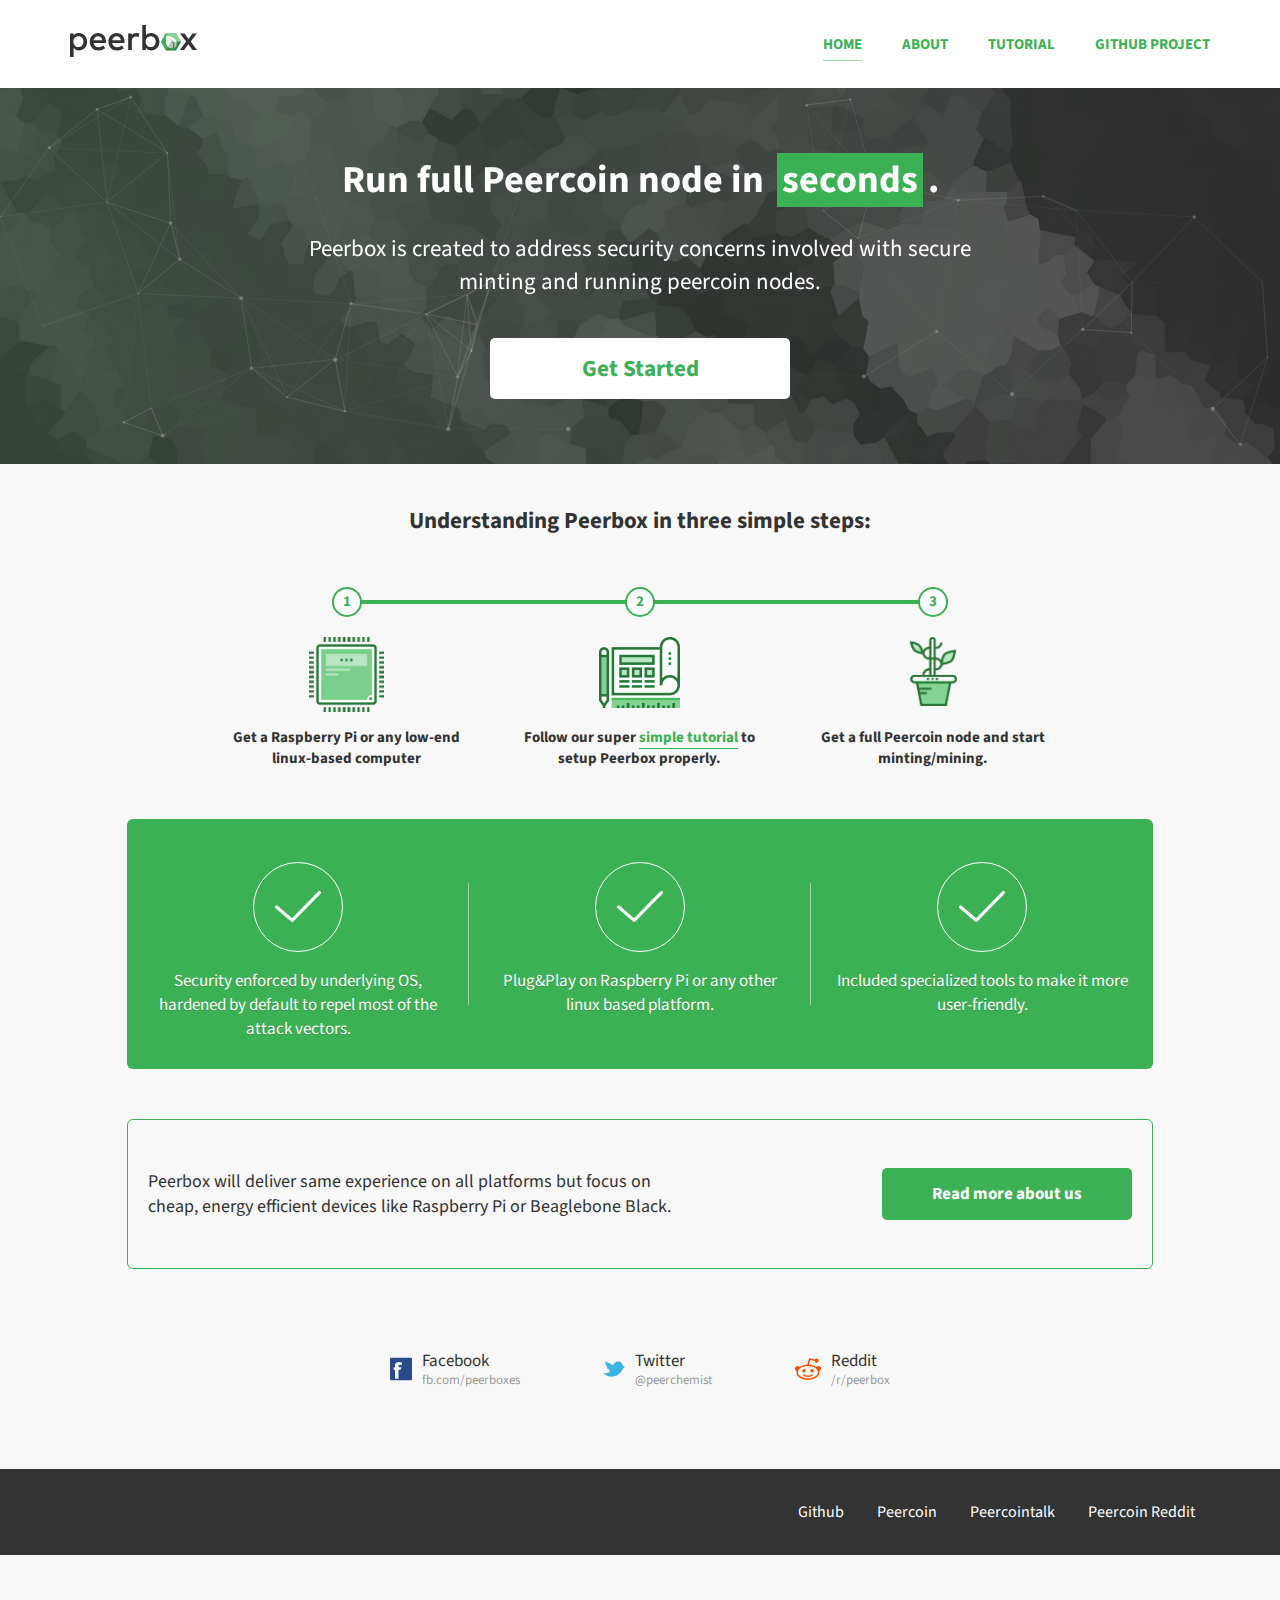
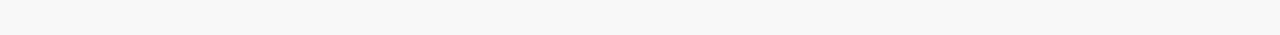
<file: index.html>
<!DOCTYPE html>
<head>
  <meta charset="utf-8">
  <meta name="viewport" content="width=device-width">
  <title>Peerbox, Run full Peercoin node in Seconds.</title>

  <link rel="icon" href="img/favicon-16.png" sizes="16x16">
  <link rel="icon" href="img/favicon-32.png" sizes="32x32">

  <meta name="theme-color" content="#333333">

  <link rel="stylesheet" href="app.css">
  <script src="app.js"></script>
</head>
<body>
  <main>
    <div class="topbar">
      <div class="container">
        <div class="logo">
          <a href="index.html">
            <img src="img/logo.svg" width="127" alt="Peerbox">
          </a>
        </div>
        <ul class="menu">
          <li><a href="index.html" class="active">Home</a></li>
          <li><a href="about.html">About</a></li>
          <li><a href="https://talk.peercoin.net/t/how-to-peerbox-support-thread/3827">Tutorial</a></li>
          <li><a href="https://github.com/peerchemist/Peerbox/" class="green">Github Project</a></li>
        </ul>
      </div>
    </div>

    <div class="hero-panel t-center">
      <h1 class="title">Run full Peercoin node in <span class="spot">seconds</span>.</h1>
      <h2 class="subtitle">Peerbox is created to address security concerns involved with secure<br>minting and running peercoin nodes.</h2>
      <a href="https://talk.peercoin.net/t/how-to-peerbox-support-thread/3827" class="call-btn">Get Started</a>
      <div class="canvas-wrapper" id="particles"></div>
    </div>
    <div class="container t-center">
      <h3 class="steps-title">Understanding Peerbox in three simple steps:</h3>

      <div class="steps">
        <div class="step">
          <div class="number">1</div>
          <div class="img">
            <img src="img/icon-step-1.png" width="75">
          </div>
          <div class="details">Get a Raspberry Pi or any low-end linux-based computer</div>
        </div>
        <div class="step">
          <div class="number">2</div>
          <div class="img">
            <img src="img/icon-step-2.png" width="81">
          </div>
          <div class="details">Follow our super <a href="https://talk.peercoin.net/t/how-to-peerbox-support-thread/3827">simple tutorial</a> to setup Peerbox properly.</div>
        </div>
        <div class="step">
          <div class="number">3</div>
          <div class="img">
            <img src="img/icon-step-3.png" width="47">
          </div>
          <div class="details">Get a full Peercoin node and start minting/mining.</div>
        </div>
      </div>

      <div class="features">
        <div class="feature">
          <div class="checkmark">
            <img src="img/icon-check.svg" alt="">
          </div>
          <p class="details">
            Security enforced by underlying OS, hardened by default to repel most of the attack vectors.
          </p>
        </div>
        <div class="feature">
          <div class="checkmark">
            <img src="img/icon-check.svg" alt="">
          </div>
          <p class="details">
            Plug&Play on Raspberry Pi or any other linux based platform.
          </p>
        </div>
        <div class="feature">
          <div class="checkmark">
            <img src="img/icon-check.svg" alt="">
          </div>
          <p class="details">
            Included specialized tools to make it more user-friendly.
          </p>
        </div>
      </div>

      <div class="box read-more">
        <p>
          Peerbox will deliver same experience on all platforms but focus on cheap, energy efficient devices like Raspberry Pi or Beaglebone Black.
        </p>
        <a href="about.html" class="call-btn small">
          Read more about us
        </a>
      </div>

      <div class="socials">
        <a  href="https://www.facebook.com/peerboxes" class="social">
          <img src="img/icon-social-facebook.svg" width="22" alt="Facebook">
          <div class="details">
            <div class="name">Facebook</div>
            <div class="link">fb.com/peerboxes</div>
          </div>
        </a>
        <a  href="https://twitter.com/peerchemist" class="social">
          <img src="img/icon-social-twitter.svg" width="22" alt="Facebook">
          <div class="details">
            <div class="name">Twitter</div>
            <div class="link">@peerchemist</div>
          </div>
        </a>
        <a  href="http://www.reddit.com/r/peerbox" class="social">
          <img src="img/icon-social-reddit.svg" width="26" alt="Facebook">
          <div class="details">
            <div class="name">Reddit</div>
            <div class="link">/r/peerbox</div>
          </div>
        </a>
      </div>
    </div>
    <div class="footer">
      <div class="container">
        <div class="copyright">
          <!--<span data-bind="year">2017</span> Peerbox-->
        </div>
        <div class="footer-links">
          <a href="https://github.com/peerchemist/Peerbox">Github</a>
          <a href="https://peercoin.net/">Peercoin</a>
          <a href="https://peercointalk.org/">Peercointalk</a>
          <a href="https://reddit.com/r/peercoin">Peercoin Reddit</a>
        </div>
      </div>
    </div>
  </main>
  <script>
    particlesJS.load('particles', 'particles.json', () => {});
  </script>
  <a href="https://github.com/peerchemist/Peerbox/" class="github-corner" aria-label="View source on Github"><svg width="80" height="80" viewBox="0 0 250 250" style="fill:#3cb054; color:#fff; position: absolute; top: 0; border: 0; right: 0;z-index:99" aria-hidden="true"><path d="M0,0 L115,115 L130,115 L142,142 L250,250 L250,0 Z"></path><path d="M128.3,109.0 C113.8,99.7 119.0,89.6 119.0,89.6 C122.0,82.7 120.5,78.6 120.5,78.6 C119.2,72.0 123.4,76.3 123.4,76.3 C127.3,80.9 125.5,87.3 125.5,87.3 C122.9,97.6 130.6,101.9 134.4,103.2" fill="currentColor" style="transform-origin: 130px 106px;" class="octo-arm"></path><path d="M115.0,115.0 C114.9,115.1 118.7,116.5 119.8,115.4 L133.7,101.6 C136.9,99.2 139.9,98.4 142.2,98.6 C133.8,88.0 127.5,74.4 143.8,58.0 C148.5,53.4 154.0,51.2 159.7,51.0 C160.3,49.4 163.2,43.6 171.4,40.1 C171.4,40.1 176.1,42.5 178.8,56.2 C183.1,58.6 187.2,61.8 190.9,65.4 C194.5,69.0 197.7,73.2 200.1,77.6 C213.8,80.2 216.3,84.9 216.3,84.9 C212.7,93.1 206.9,96.0 205.4,96.6 C205.1,102.4 203.0,107.8 198.3,112.5 C181.9,128.9 168.3,122.5 157.7,114.1 C157.9,116.9 156.7,120.9 152.7,124.9 L141.0,136.5 C139.8,137.7 141.6,141.9 141.8,141.8 Z" fill="currentColor" class="octo-body"></path></svg></a><style>.github-corner:hover .octo-arm{animation:octocat-wave 560ms ease-in-out}@keyframes octocat-wave{0%,100%{transform:rotate(0)}20%,60%{transform:rotate(-25deg)}40%,80%{transform:rotate(10deg)}}@media (max-width:500px){.github-corner:hover .octo-arm{animation:none}.github-corner .octo-arm{animation:octocat-wave 560ms ease-in-out}}</style>
</body>
</file>
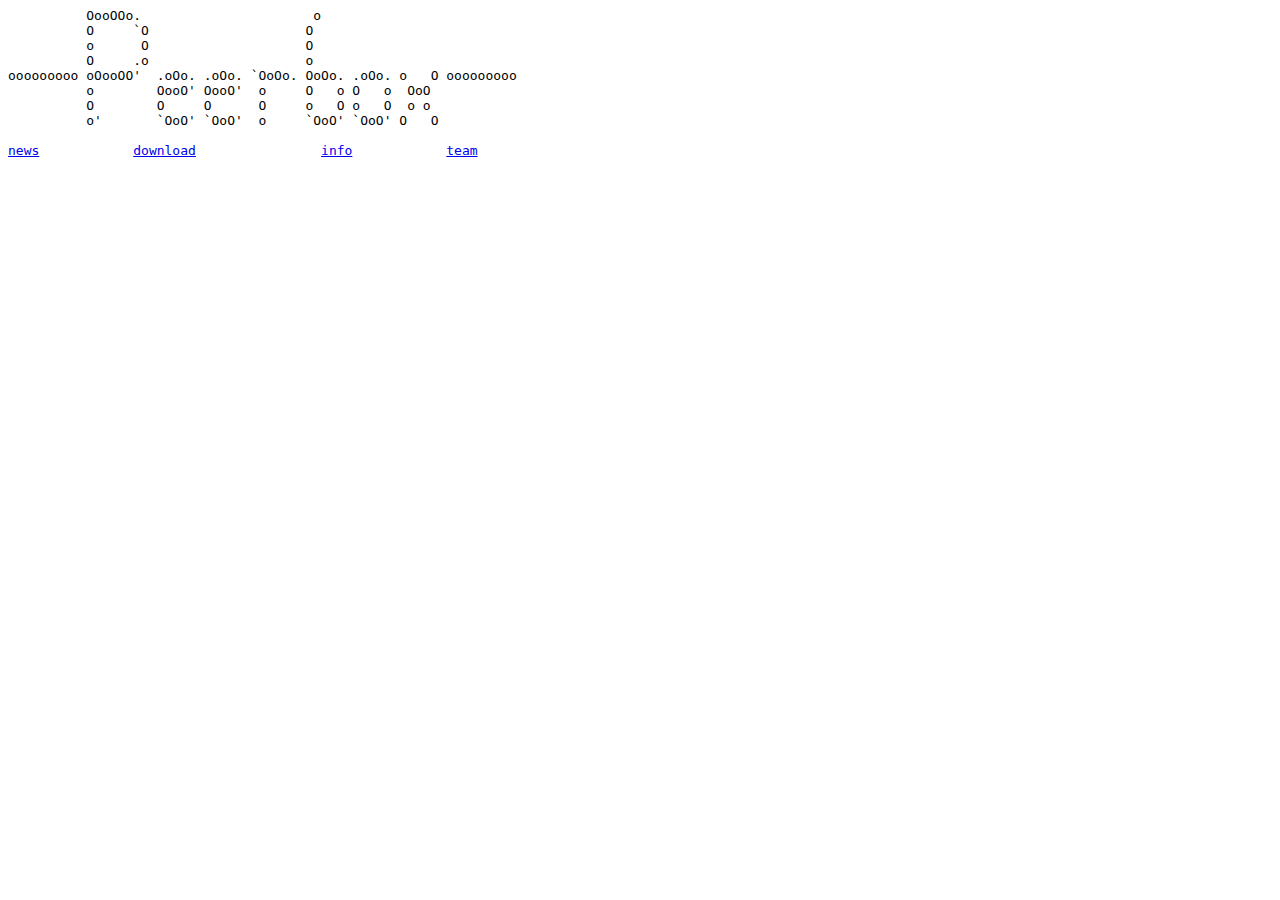
<file: peerbox-web/index.html>
<html><head>
<meta http-equiv="content-type" content="text/html; charset=windows-1252"><title>peerbox</title>
</head><body>
<pre>
          OooOOo.                      o
          O     `O                    O
          o      O                    O
          O     .o                    o
ooooooooo oOooOO'  .oOo. .oOo. `OoOo. OoOo. .oOo. o   O ooooooooo
          o        OooO' OooO'  o     O   o O   o  OoO
          O        O     O      O     o   O o   O  o o
          o'       `OoO' `OoO'  o     `OoO' `OoO' O   O

<a href="news.html">news</a>		<a href="download.html">download</a>		<a href="info.html">info</a>		<a href="team.html">team</a>
</pre>



</body></html>
</file>
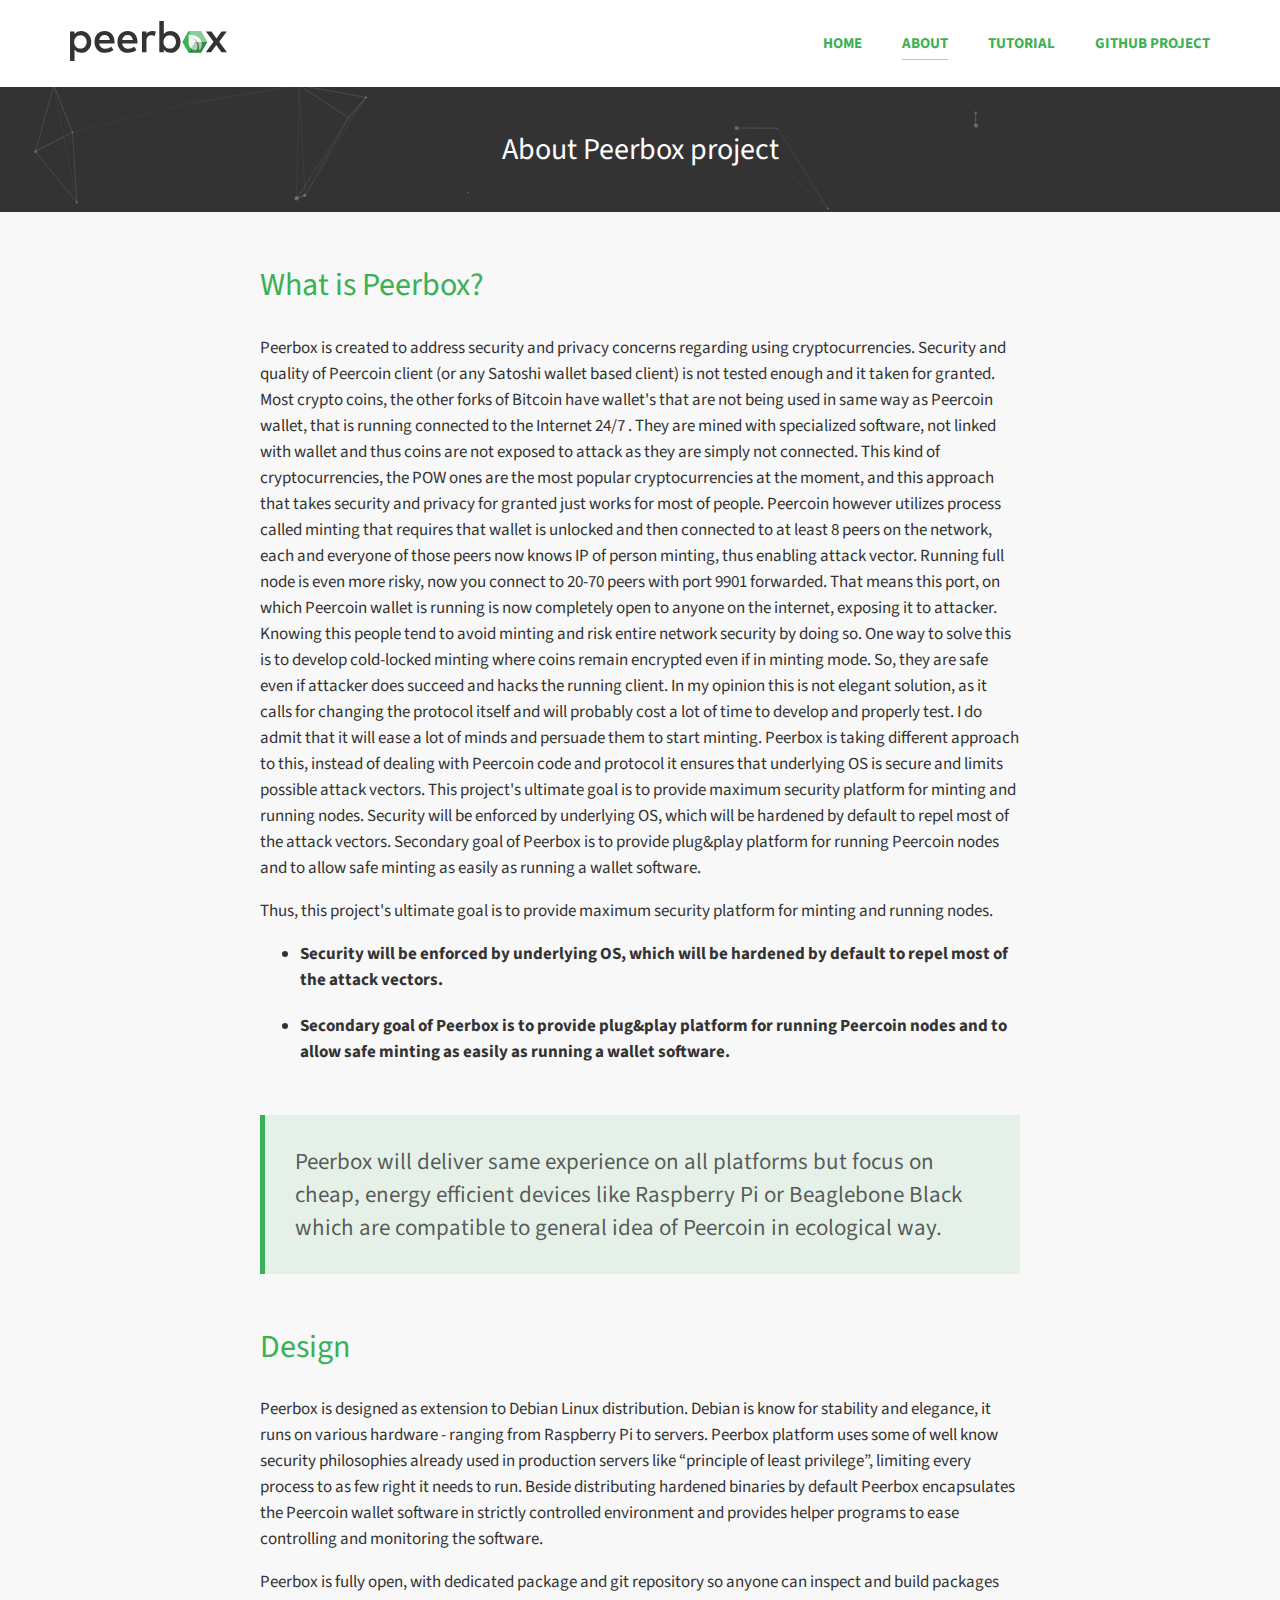
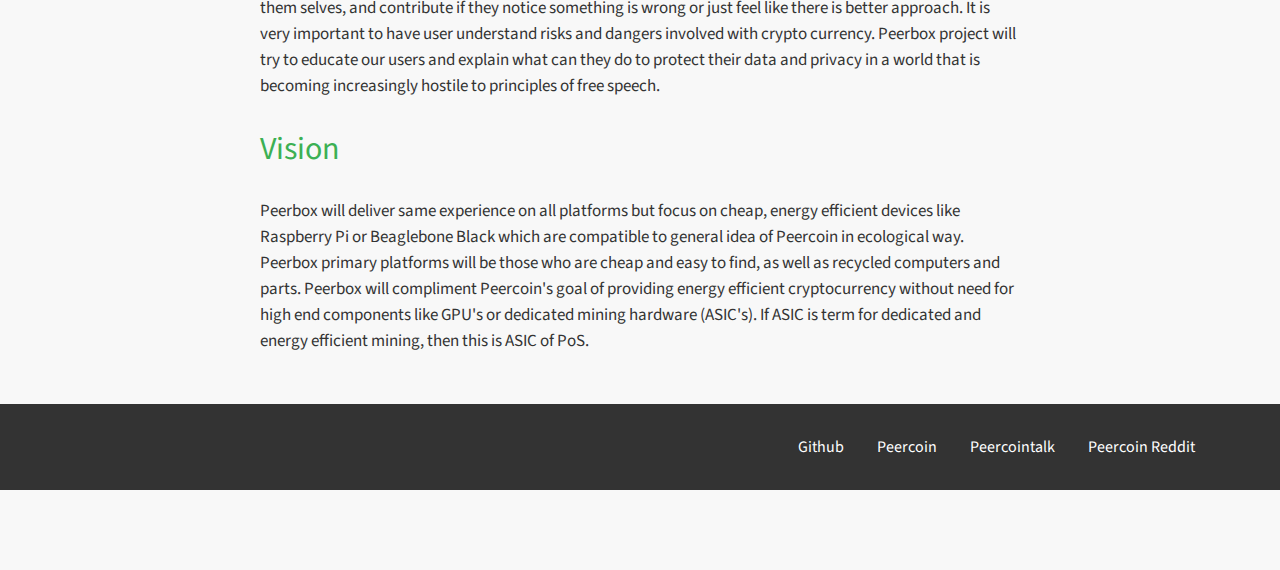
<file: about.html>
<!DOCTYPE html>
<html lang="en">
<head>
  <meta charset="utf-8">
  <meta name="viewport" content="width=device-width">
  <title>Peerbox, Run full Peercoin node in Seconds.</title>

  <link rel="icon" href="img/favicon-16.png" sizes="16x16">
  <link rel="icon" href="img/favicon-32.png" sizes="32x32">

  <meta name="theme-color" content="#333333">

  <link rel="stylesheet" href="app.css">
  <script src="app.js"></script>
</head>
<body>
  <main>
    <div class="topbar">
      <div class="container">
        <div class="logo">
          <a href="index.html">
            <img src="img/logo.svg" width="157" alt="Peerbox">
          </a>
        </div>
        <ul class="menu">
          <li><a href="index.html">Home</a></li>
          <li><a href="about.html" class="active">About</a></li>
          <li><a href="https://talk.peercoin.net/t/how-to-peerbox-support-thread/3827">Tutorial</a></li>
          <li><a href="https://github.com/peerchemist/Peerbox/" class="green">Github Project</a></li>
        </ul>
      </div>
    </div>
    
    <div class="page-title">
      <div class="canvas-wrapper" id="particles"></div>
      <h1>About Peerbox project</h1>
    </div>

    <div class="container container-small">
      <div class="text-content">
        <h2>What is Peerbox?</h2>
        <p>Peerbox is created to address security and privacy concerns regarding using cryptocurrencies. Security and quality of Peercoin client (or any Satoshi wallet based client) is not tested enough and it taken for granted. Most crypto coins, the other forks of Bitcoin have wallet's that are not being used in same way as Peercoin wallet, that is running connected to the Internet 24/7 . They are mined with specialized software, not linked with wallet and thus coins are not exposed to attack as they are simply not connected. This kind of cryptocurrencies, the POW ones are the most popular cryptocurrencies at the moment, and this approach that takes security and privacy for granted just works for most of people. Peercoin however utilizes process called minting that requires that wallet is unlocked and then connected to at least 8 peers on the network, each and everyone of those peers now knows IP of person minting, thus enabling attack vector. Running full node is even more risky, now you connect to 20-70 peers with port 9901 forwarded. That means this port, on which Peercoin wallet is running is now completely open to anyone on the internet, exposing it to attacker. Knowing this people tend to avoid minting and risk entire network security by doing so. One way to solve this is to develop cold-locked minting where coins remain encrypted even if in minting mode. So, they are safe even if attacker does succeed and hacks the running client. In my opinion this is not elegant solution, as it calls for changing the protocol itself and will probably cost a lot of time to develop and properly test. I do admit that it will ease a lot of minds and persuade them to start minting. Peerbox is taking different approach to this, instead of dealing with Peercoin code and protocol it ensures that underlying OS is secure and limits possible attack vectors. This project's ultimate goal is to provide maximum security platform for minting and running nodes. Security will be enforced by underlying OS, which will be hardened by default to repel most of the attack vectors. Secondary goal of Peerbox is to provide plug&play platform for running Peercoin nodes and to allow safe minting as easily as running a wallet software.</p>
        <p>Thus, this project's ultimate goal is to provide maximum security platform for minting and running nodes.</p>
        <ul>
          <li>Security will be enforced by underlying OS, which will be hardened by default to repel most of the attack vectors.</li>
          <li>Secondary goal of Peerbox is to provide plug&play platform for running Peercoin nodes and to allow safe minting as easily as running a wallet software.</li>
        </ul>
        <blockquote>Peerbox will deliver same experience on all platforms but focus on cheap, energy efficient devices like Raspberry Pi or Beaglebone Black which are compatible to general idea of Peercoin in ecological way.</blockquote>
        <h2>Design</h2>
				<p>Peerbox is designed as extension to Debian Linux distribution. Debian is know for stability and elegance, it runs on various hardware - ranging from Raspberry Pi to servers. Peerbox platform uses some of well know security philosophies already used in production servers like “principle of least privilege”, limiting every process to as few right it needs to run. Beside distributing hardened binaries by default Peerbox encapsulates the Peercoin wallet software in strictly controlled environment and provides helper programs to ease controlling and monitoring the software.</p>
				<p>Peerbox is fully open, with dedicated package and git repository so anyone can inspect and build packages them selves, and contribute if they notice something is wrong or just feel like there is better approach. It is very important to have user understand risks and dangers involved with crypto currency. Peerbox project will try to educate our users and explain what can they do to protect their data and privacy in a world that is becoming increasingly hostile to principles of free speech.</p>
				<h2>Vision</h2>
				<p>Peerbox will deliver same experience on all platforms but focus on cheap, energy efficient devices like Raspberry Pi or Beaglebone Black which are compatible to general idea of Peercoin in ecological way. Peerbox primary platforms will be those who are cheap and easy to find, as well as recycled computers and parts. Peerbox will compliment Peercoin's goal of providing energy efficient cryptocurrency without need for high end components like GPU's or dedicated mining hardware (ASIC's). If ASIC is term for dedicated and energy efficient mining, then this is ASIC of PoS.</p>
      </div>
    </div>
    <div class="footer">
      <div class="container">
        <div class="copyright">
          <!--<span data-bind="year">2017</span> Peerbox-->
        </div>
        <div class="footer-links">
          <a href="https://github.com/peerchemist/Peerbox">Github</a>
          <a href="https://peercoin.net/">Peercoin</a>
          <a href="https://peercointalk.org/">Peercointalk</a>
          <a href="https://reddit.com/r/peercoin">Peercoin Reddit</a>
        </div>
      </div>
    </div>
  </main>
  <script>
    particlesJS.load('particles', 'particles.json', () => {});
  </script>
  <a href="https://github.com/peerchemist/Peerbox/" class="github-corner" aria-label="View source on Github"><svg width="80" height="80" viewBox="0 0 250 250" style="fill:#3cb054; color:#fff; position: absolute; top: 0; border: 0; right: 0;z-index:99" aria-hidden="true"><path d="M0,0 L115,115 L130,115 L142,142 L250,250 L250,0 Z"></path><path d="M128.3,109.0 C113.8,99.7 119.0,89.6 119.0,89.6 C122.0,82.7 120.5,78.6 120.5,78.6 C119.2,72.0 123.4,76.3 123.4,76.3 C127.3,80.9 125.5,87.3 125.5,87.3 C122.9,97.6 130.6,101.9 134.4,103.2" fill="currentColor" style="transform-origin: 130px 106px;" class="octo-arm"></path><path d="M115.0,115.0 C114.9,115.1 118.7,116.5 119.8,115.4 L133.7,101.6 C136.9,99.2 139.9,98.4 142.2,98.6 C133.8,88.0 127.5,74.4 143.8,58.0 C148.5,53.4 154.0,51.2 159.7,51.0 C160.3,49.4 163.2,43.6 171.4,40.1 C171.4,40.1 176.1,42.5 178.8,56.2 C183.1,58.6 187.2,61.8 190.9,65.4 C194.5,69.0 197.7,73.2 200.1,77.6 C213.8,80.2 216.3,84.9 216.3,84.9 C212.7,93.1 206.9,96.0 205.4,96.6 C205.1,102.4 203.0,107.8 198.3,112.5 C181.9,128.9 168.3,122.5 157.7,114.1 C157.9,116.9 156.7,120.9 152.7,124.9 L141.0,136.5 C139.8,137.7 141.6,141.9 141.8,141.8 Z" fill="currentColor" class="octo-body"></path></svg></a><style>.github-corner:hover .octo-arm{animation:octocat-wave 560ms ease-in-out}@keyframes octocat-wave{0%,100%{transform:rotate(0)}20%,60%{transform:rotate(-25deg)}40%,80%{transform:rotate(10deg)}}@media (max-width:500px){.github-corner:hover .octo-arm{animation:none}.github-corner .octo-arm{animation:octocat-wave 560ms ease-in-out}}</style>
</body>
</html>
</file>
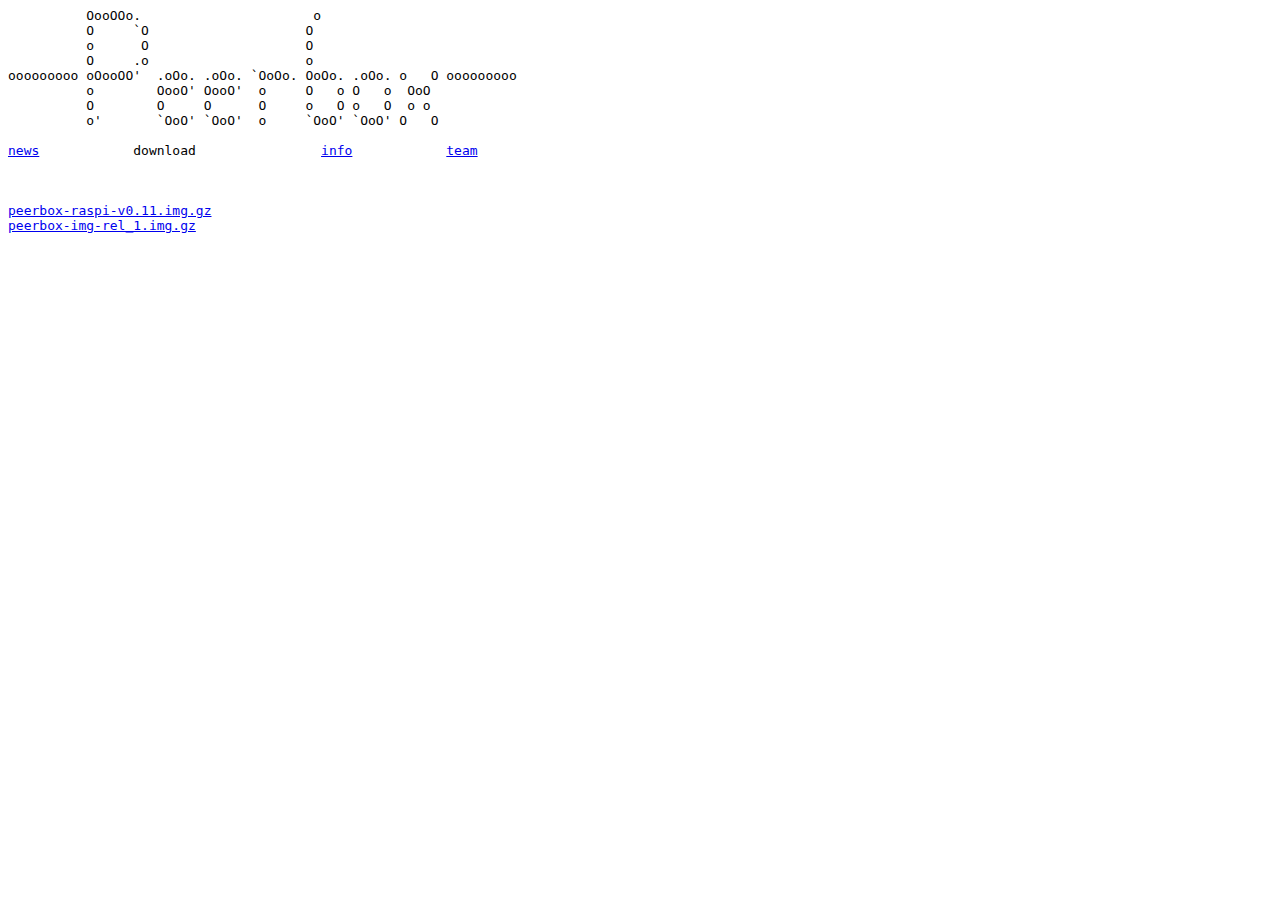
<file: peerbox-web/download.html>
<html><head>
<meta http-equiv="content-type" content="text/html; charset=windows-1252"><title>peerbox</title>
</head><body>
<pre>
          OooOOo.                      o
          O     `O                    O
          o      O                    O
          O     .o                    o
ooooooooo oOooOO'  .oOo. .oOo. `OoOo. OoOo. .oOo. o   O ooooooooo
          o        OooO' OooO'  o     O   o O   o  OoO
          O        O     O      O     o   O o   O  o o
          o'       `OoO' `OoO'  o     `OoO' `OoO' O   O

<a href="news.html">news</a>		download		<a href="info.html">info</a>		<a 

href="team.html">team</a>



<a href="http://peerbox.me/download/peerbox-raspi-v0.11.img.gz">peerbox-raspi-v0.11.img.gz</a>
<a href="http://peerbox.me/download/peerbox-img-rel_1.img.gz">peerbox-img-rel_1.img.gz</a>
</pre>

</body></html>
</file>
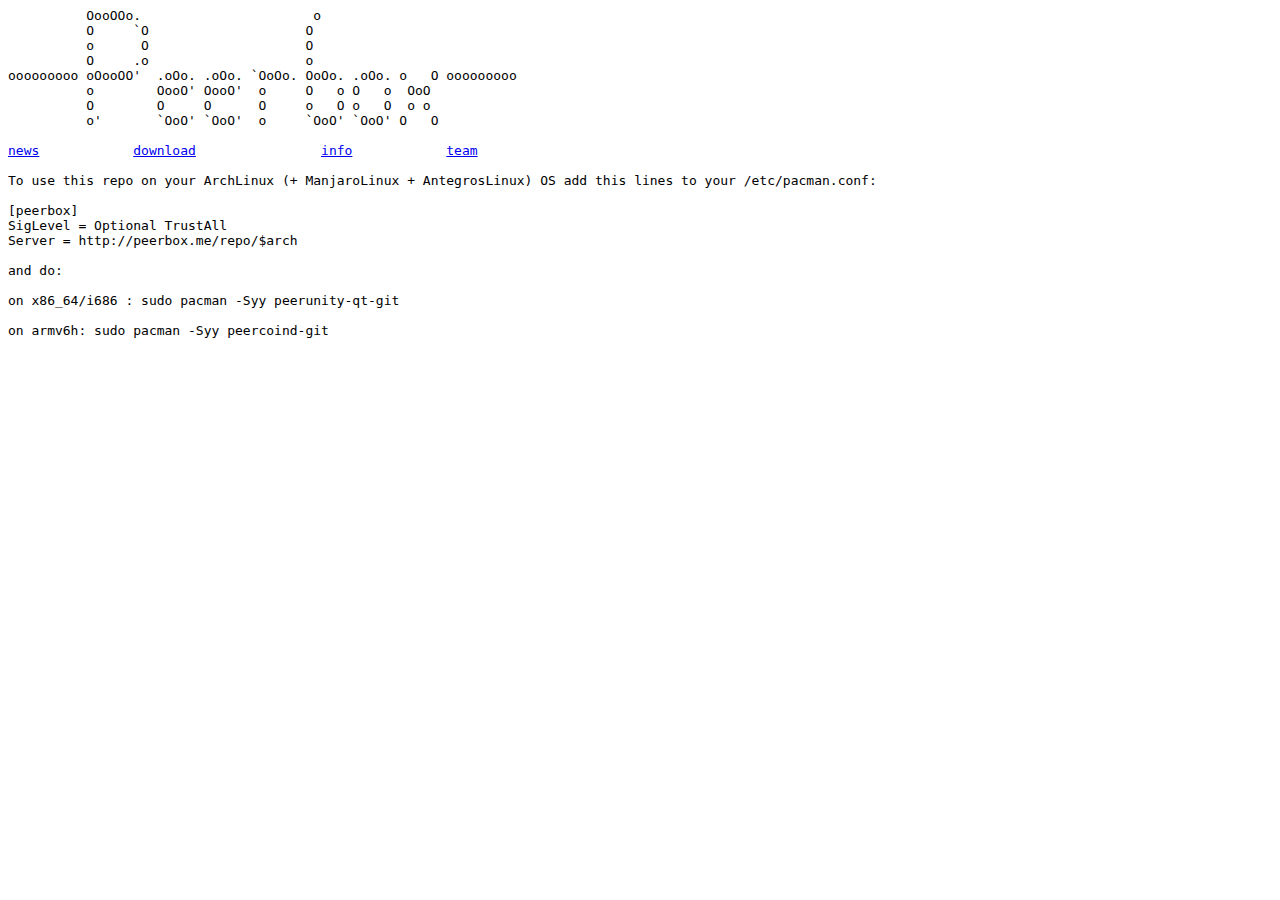
<file: peerbox-web/howto.html>
<html><head>
<meta http-equiv="content-type" content="text/html; charset=windows-1252"><title>peerbox</title>
</head><body>
<pre>
          OooOOo.                      o
          O     `O                    O
          o      O                    O
          O     .o                    o
ooooooooo oOooOO'  .oOo. .oOo. `OoOo. OoOo. .oOo. o   O ooooooooo
          o        OooO' OooO'  o     O   o O   o  OoO
          O        O     O      O     o   O o   O  o o
          o'       `OoO' `OoO'  o     `OoO' `OoO' O   O

<a href="news.html">news</a>		<a href="http://peerbox.me/repo/">download</a>		<a href="info.html">info</a>		<a href="team.html">team</a>

To use this repo on your ArchLinux (+ ManjaroLinux + AntegrosLinux) OS add this lines to your /etc/pacman.conf:

[peerbox]
SigLevel = Optional TrustAll
Server = http://peerbox.me/repo/$arch

and do:

on x86_64/i686 : sudo pacman -Syy peerunity-qt-git

on armv6h: sudo pacman -Syy peercoind-git
</pre>



</body></html>
</file>
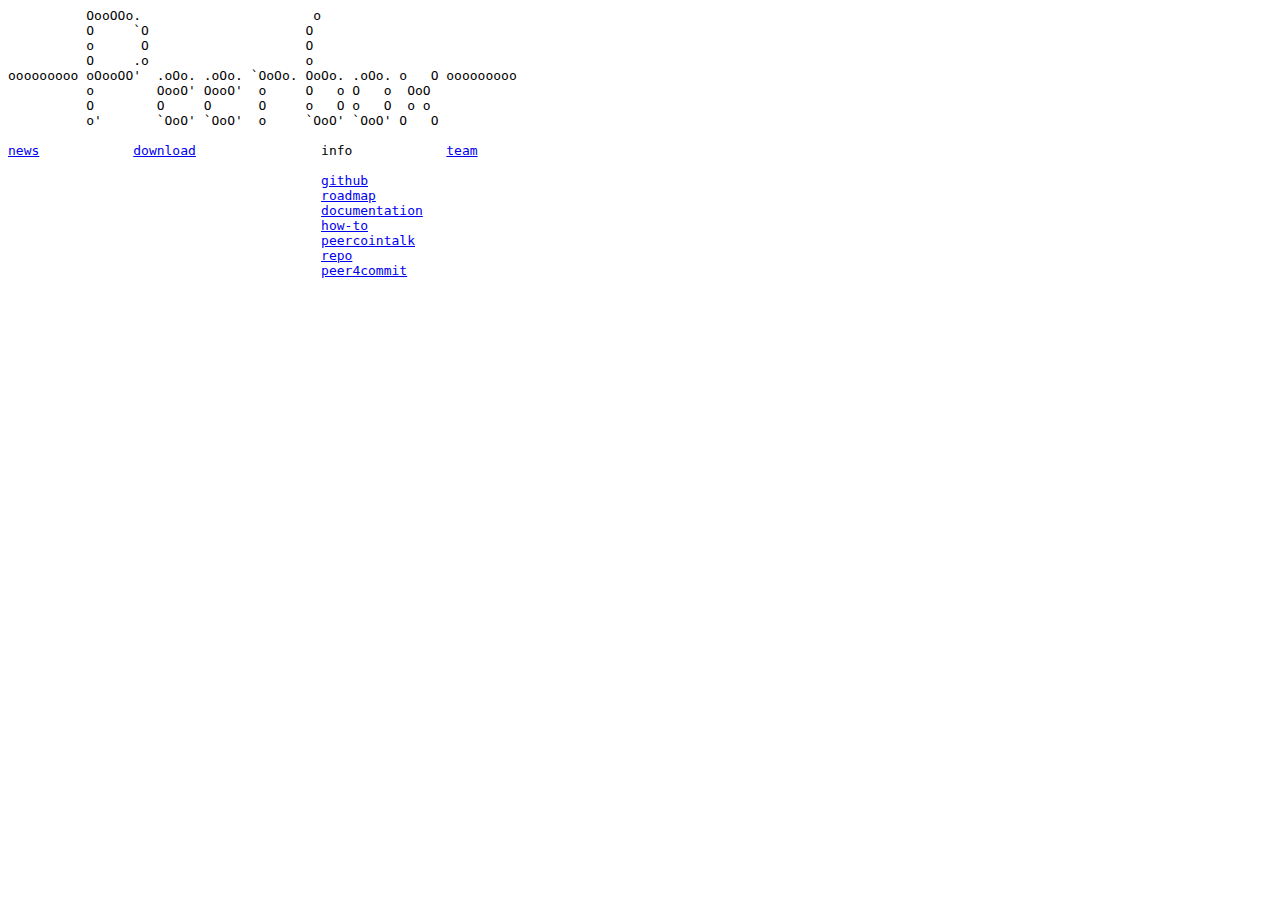
<file: peerbox-web/info.html>
<html><head>
<meta http-equiv="content-type" content="text/html; charset=windows-1252"><title>peerbox</title>
</head><body>
<pre>
          OooOOo.                      o
          O     `O                    O
          o      O                    O
          O     .o                    o
ooooooooo oOooOO'  .oOo. .oOo. `OoOo. OoOo. .oOo. o   O ooooooooo
          o        OooO' OooO'  o     O   o O   o  OoO
          O        O     O      O     o   O o   O  o o
          o'       `OoO' `OoO'  o     `OoO' `OoO' O   O

<a href="news.html">news</a>		<a href="download.html">download</a>		info		<a href="team.html">team</a>

					<a href="https://github.com/peerchemist/PKGBLD">github</a>		
					<a href="roadmap.html">roadmap</a>		
					<a href="http://peerbox.me/download/ppcoind.pdf">documentation</a>
					<a href="howto.html">how-to</a>
					<a href="http://www.peercointalk.org/index.php?topic=2932">peercointalk</a>
					<a href="http://peerbox.me/repo/">repo</a>
					<a href="http://peer4commit.com/projects/92">peer4commit</a>
</pre>



</body></html>
</file>
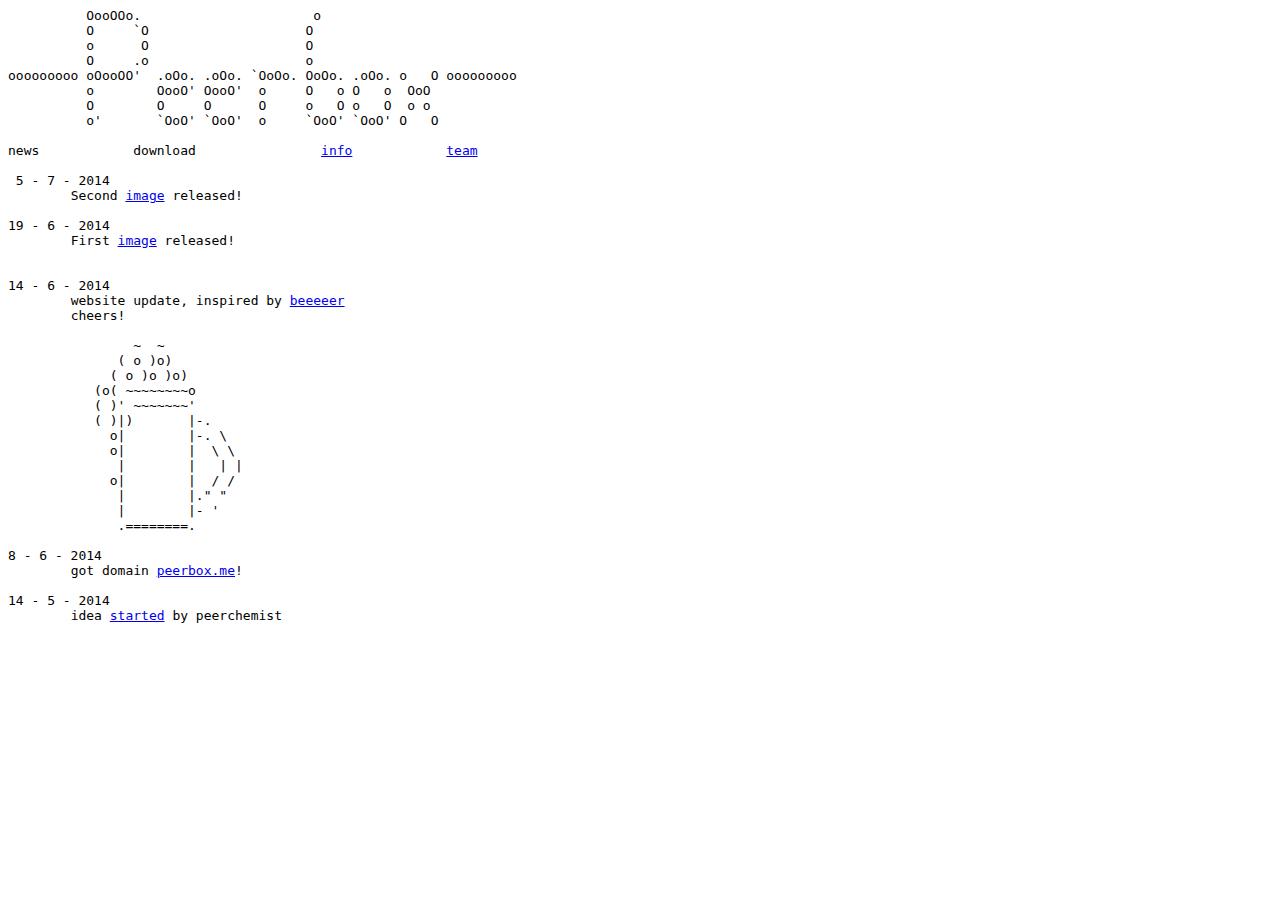
<file: peerbox-web/news.html>
<html><head>
<meta http-equiv="content-type" content="text/html; charset=windows-1252"><title>peerbox</title>
</head><body>
<pre>
          OooOOo.                      o
          O     `O                    O
          o      O                    O
          O     .o                    o
ooooooooo oOooOO'  .oOo. .oOo. `OoOo. OoOo. .oOo. o   O ooooooooo
          o        OooO' OooO'  o     O   o O   o  OoO
          O        O     O      O     o   O o   O  o o
          o'       `OoO' `OoO'  o     `OoO' `OoO' O   O

news		download		<a href="info.html">info</a>		<a href="team.html">team</a>

 5 - 7 - 2014
	Second <a href="http://peerbox.me/download/peerbox-raspi-v0.11.img.gz">image</a> released! 

19 - 6 - 2014
	First <a href="http://peerbox.me/download/peerbox-img-rel_1.img.gz">image</a> released! 


14 - 6 - 2014
	website update, inspired by <a href="http://beeeeer.org/">beeeeer</a>
	cheers! 
	
	        ~  ~
	      ( o )o)
	     ( o )o )o)
	   (o( ~~~~~~~~o
	   ( )' ~~~~~~~'
	   ( )|)       |-.
	     o|        |-. \
	     o|        |  \ \
	      |        |   | |
	     o|        |  / /
	      |        |." "
	      |        |- '
	      .========. 

8 - 6 - 2014
	got domain <a href=http://peerbox.me>peerbox.me</a>!

14 - 5 - 2014 
	idea <a href="http://www.peercointalk.org/index.php?topic=2824.0">started</a> by peerchemist

</pre>



</body></html>
</file>
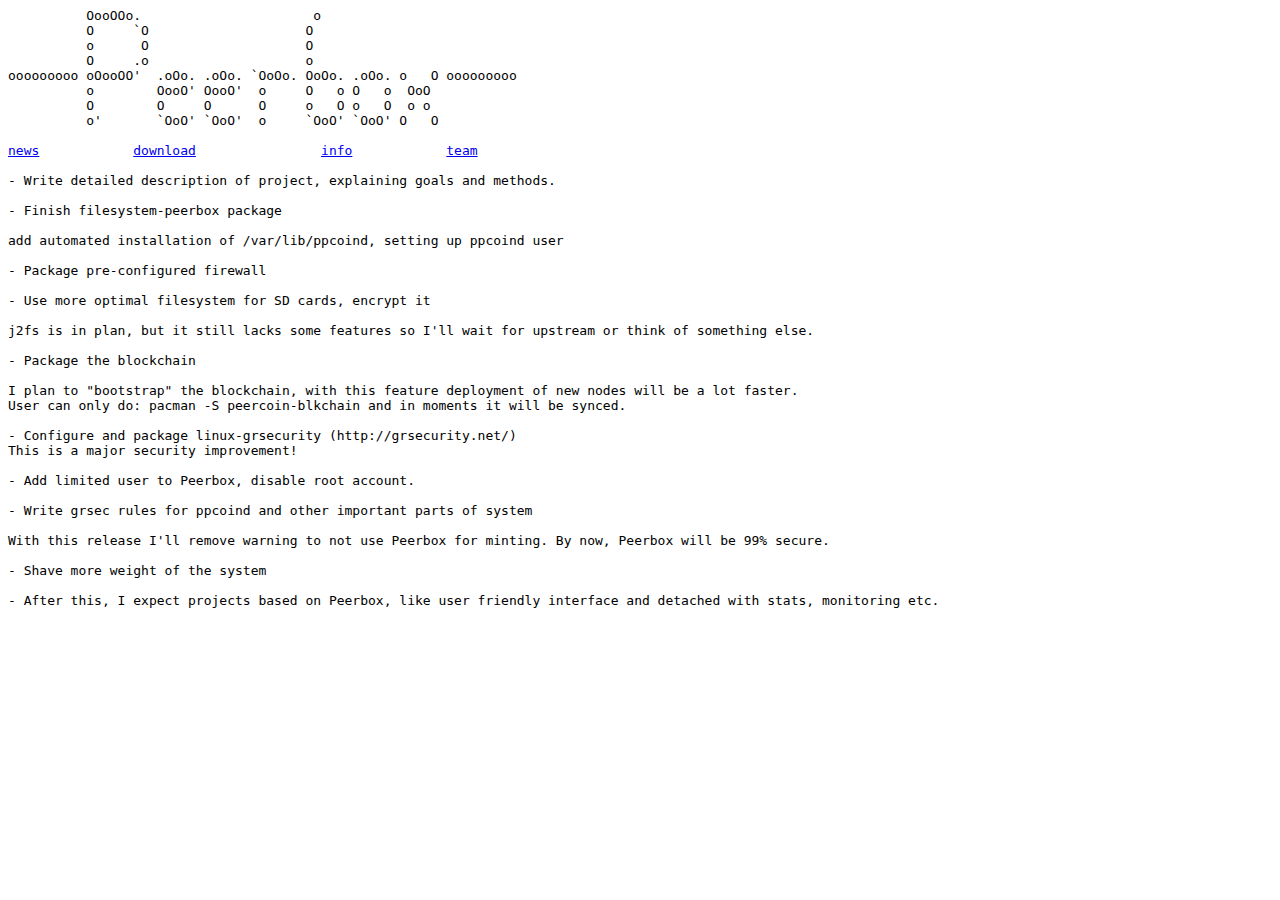
<file: peerbox-web/roadmap.html>
<html><head>
<meta http-equiv="content-type" content="text/html; charset=windows-1252"><title>peerbox</title>
</head><body>
<pre>
          OooOOo.                      o
          O     `O                    O
          o      O                    O
          O     .o                    o
ooooooooo oOooOO'  .oOo. .oOo. `OoOo. OoOo. .oOo. o   O ooooooooo
          o        OooO' OooO'  o     O   o O   o  OoO
          O        O     O      O     o   O o   O  o o
          o'       `OoO' `OoO'  o     `OoO' `OoO' O   O

<a href="news.html">news</a>		<a href="download.html">download</a>		<a href="info.html">info</a>		<a href="team.html">team</a>

- Write detailed description of project, explaining goals and methods.

- Finish filesystem-peerbox package

add automated installation of /var/lib/ppcoind, setting up ppcoind user

- Package pre-configured firewall

- Use more optimal filesystem for SD cards, encrypt it

j2fs is in plan, but it still lacks some features so I'll wait for upstream or think of something else.

- Package the blockchain

I plan to "bootstrap" the blockchain, with this feature deployment of new nodes will be a lot faster.
User can only do: pacman -S peercoin-blkchain and in moments it will be synced.

- Configure and package linux-grsecurity (http://grsecurity.net/)
This is a major security improvement!

- Add limited user to Peerbox, disable root account.

- Write grsec rules for ppcoind and other important parts of system

With this release I'll remove warning to not use Peerbox for minting. By now, Peerbox will be 99% secure.

- Shave more weight of the system

- After this, I expect projects based on Peerbox, like user friendly interface and detached with stats, monitoring etc.
</pre>
</body></html>
</file>
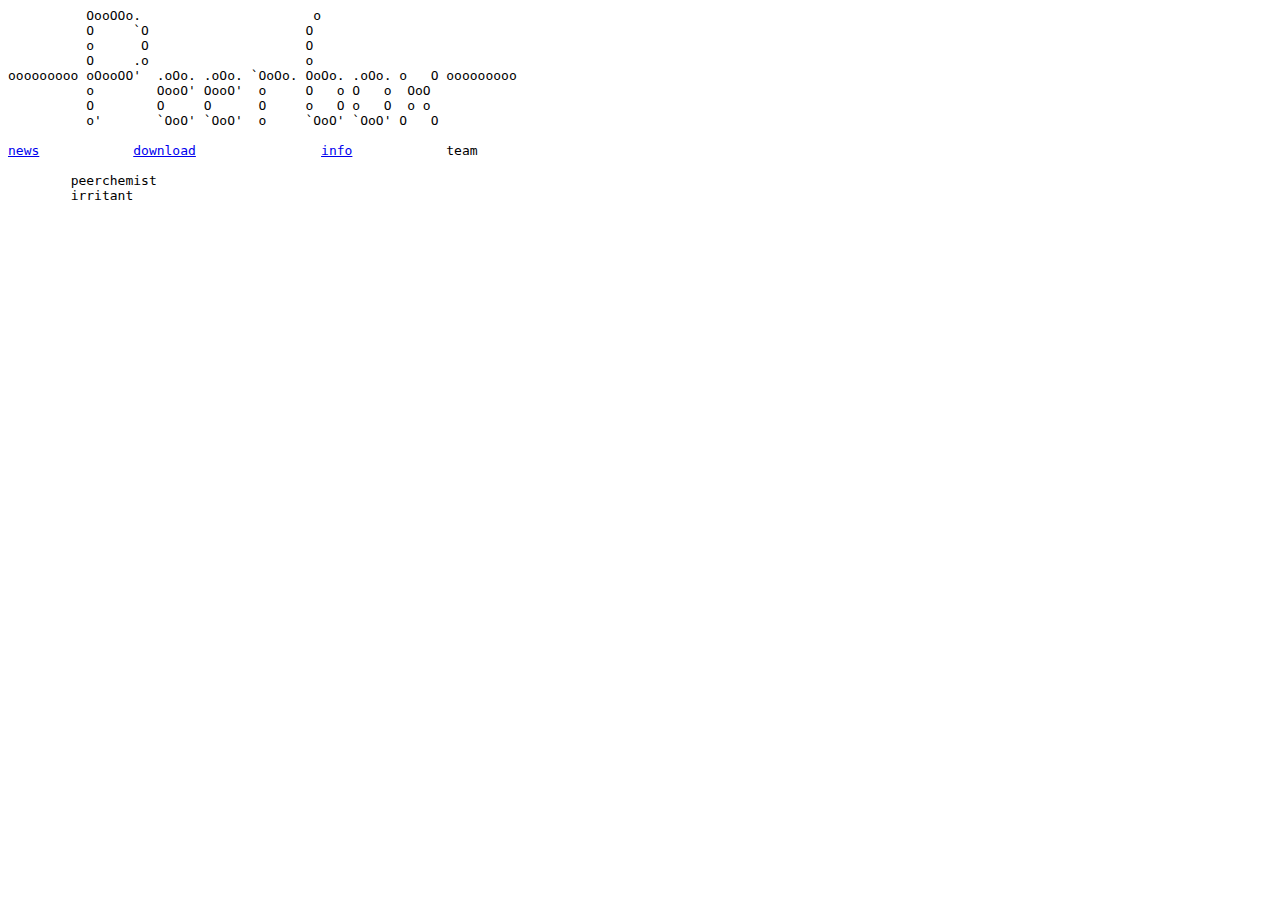
<file: peerbox-web/team.html>
<html><head>
<meta http-equiv="content-type" content="text/html; charset=windows-1252"><title>peerbox</title>
</head><body>
<pre>
          OooOOo.                      o
          O     `O                    O
          o      O                    O
          O     .o                    o
ooooooooo oOooOO'  .oOo. .oOo. `OoOo. OoOo. .oOo. o   O ooooooooo
          o        OooO' OooO'  o     O   o O   o  OoO
          O        O     O      O     o   O o   O  o o
          o'       `OoO' `OoO'  o     `OoO' `OoO' O   O

<a href="news.html">news</a>		<a href="download.html">download</a>		<a href="info.html">info</a>		team

	peerchemist
	irritant

</pre>



</body></html>
</file>
<file: app.css>
@import url(https://fonts.googleapis.com/css?family=Source+Sans+Pro:400,700&subset=latin-ext,vietnamese);body,html{margin:0;font-size:10px}body{min-height:100vh;font-family:"Source Sans Pro",sans-serif;color:#333;background:#f8f8f8;font-size:1.5rem}main{max-width:100vw;position:relative;z-index:2;overflow:hidden}*,:after,:before{box-sizing:border-box}a{color:inherit;text-decoration:none}.t-center{text-align:center}.container{max-width:1180px;margin:0 auto;padding:0 2rem}.container.container-small{max-width:800px}@media (max-width:768px){.github-corner{display:none}}.topbar{background:#fff;height:88px;padding:2rem 0;display:flex;justify-content:space-between;align-items:center}@media (max-width:768px){.topbar{height:auto;padding-bottom:0}}.topbar .container{flex:1;display:flex;justify-content:space-between;align-items:center}@media (max-width:768px){.topbar .container{flex-direction:column;height:auto;border-bottom:none}}.topbar .menu{list-style:none;padding:0;margin:0;display:flex}@media (max-width:768px){.topbar .menu{width:100vw;margin:1.5rem -2rem 0;background:#3cb054;padding:2rem 0;flex-wrap:nowrap;overflow:auto}}.topbar .menu li{margin:0 2rem}@media (max-width:768px){.topbar .menu li{margin:0 1.5rem}}.topbar .menu li:last-child{margin-right:0}.topbar .menu li a{padding:.5rem 0;font-size:1.5rem;font-weight:700;color:#3cb054;text-transform:uppercase;box-shadow:0 1px 0 rgba(60,176,84,0);transition:box-shadow .15s linear}@media (max-width:768px){.topbar .menu li a{white-space:nowrap;color:#fff}}.topbar .menu li a:hover{box-shadow:0 1px 0 #3cb054}@media (max-width:768px){.topbar .menu li a:hover{box-shadow:0 1px 0 #fff}}.topbar .menu li a.active{box-shadow:0 1px 0 rgba(60,176,84,.5)}@media (max-width:768px){.topbar .menu li a.active{box-shadow:0 2px 0 #fff}}.hero-panel{position:relative;background:url(img/bg-hero.jpg) no-repeat center center #333;background-size:cover;overflow:auto;padding:6.5rem 0}@media (max-width:768px){.hero-panel{padding:3.5rem 0}}.title{margin-top:0;font-size:3.8rem;color:#fff;position:relative;z-index:2;pointer-events:none}.title .spot{display:inline-block;background:#3cb054;padding:0 .5rem;margin:0 .5rem}@media (max-width:768px){.title{margin-top:3rem}}.subtitle{font-size:2.3rem;font-weight:400;color:#fff;position:relative;z-index:2;pointer-events:none}@media (max-width:768px){.subtitle{font-size:2.1rem;padding:0 1rem}}@media (max-width:1024px){.subtitle br{display:none}}a{position:relative;z-index:2}.steps-title{margin-top:4rem;font-size:2.3rem}.call-btn{display:inline-block;margin-top:2rem;min-width:300px;text-align:center;padding:1.4rem 3rem;border-radius:5px;background:#fff;font-size:2.3rem;color:#3cb054;font-weight:700;transition:all .2s linear}@media (max-width:768px){.call-btn{min-width:90%}}.call-btn:hover{background:#3cb054;color:#fff}.call-btn.small{min-width:250px;font-size:1.7rem}@media (max-width:768px){.call-btn.small{min-width:0}}.steps{display:flex;max-width:880px;margin:5rem auto;position:relative}@media (max-width:768px){.steps{flex-direction:column;margin-bottom:1rem}}.steps:before{content:'';display:block;position:absolute;z-index:1;top:0;left:0;width:70%;margin:13px 15% 0;height:4px;background:#3cb054}@media (max-width:768px){.steps:before{display:none}}.steps .step{position:relative;z-index:2;flex:1;display:flex;flex-direction:column;align-items:center;padding:0 2rem}@media (max-width:768px){.steps .step{margin-bottom:5rem}}.steps .step .number{width:30px;height:30px;display:flex;justify-content:center;align-items:center;border-radius:50%;background:#fff;border:2px solid #3cb054;color:#3cb054;font-weight:700}.steps .step .img{height:70px;margin:2rem 0}.steps .step .details{font-size:1.5rem;font-weight:700}.steps .step .details a{color:#3cb054;border-bottom:1px solid #3cb054}@media (max-width:768px){.steps .step .details{font-size:1.7rem;font-weight:400}}.features{position:relative;background:#3cb054;width:90%;min-height:250px;margin:5rem auto;border-radius:6px;display:flex;align-items:center;justify-content:space-between;overflow:hidden}@media (max-width:768px){.features{flex-direction:column;background-size:auto 100%;margin-top:1rem;margin:1rem auto 5rem;width:100%}}.features .feature{position:relative;z-index:2;flex:1;text-align:center;display:flex;align-items:center;justify-content:center;flex-direction:column;padding:2rem;padding-top:4rem}.features .feature:not(:last-child):after{content:'';position:absolute;width:1px;height:50%;background:rgba(255,255,255,.5);right:0;top:50%;transform:translateY(-50%)}@media (max-width:768px){.features .feature:not(:last-child):after{width:50%;height:1px;top:auto;bottom:0;left:50%;transform:translateX(-50%)}}.features .feature .checkmark{margin:0 auto;border:1px solid #fff;border-radius:50%;width:90px;height:90px;display:flex;align-items:center;justify-content:center}.features .feature .checkmark img{width:46px;height:31px}.features .feature .details{height:60px;font-size:1.7rem;color:#fff;text-shadow:0 1px 0 rgba(0,0,0,.2)}.box{border:1px solid #3cb054;border-radius:6px;padding:2rem}@media (max-width:768px){.box{padding:2rem 1rem}}@media (max-width:768px){.box p{margin-top:0}}.read-more{width:90%;min-height:150px;margin:0 auto;display:flex;justify-content:space-between;align-items:center}@media (max-width:768px){.read-more{flex-direction:column;width:100%}}.read-more p{max-width:600px;text-align:left;font-size:1.8rem;flex:1;padding-right:5rem}@media (max-width:768px){.read-more p{text-align:center;padding-right:0}}.read-more .call-btn{margin-top:0;background:#3cb054;color:#fff}.socials{display:flex;max-width:500px;justify-content:space-between;align-items:center;margin:8rem auto}@media (max-width:768px){.socials{margin:4rem auto 2rem;flex-direction:column;justify-content:flex-start}}.socials .social{display:flex;transition:transform .3s ease-in-out}@media (max-width:768px){.socials .social{width:150px;margin-bottom:3rem}}.socials .social:hover{transform:translate3d(0,-5px,0)}.socials .social .details{display:flex;align-items:flex-start;flex-direction:column;justify-content:center;margin-left:1rem;text-align:left;text-align:left}.socials .social .details .name{font-size:1.7rem}.socials .social .details .link{font-size:1.3rem;color:rgba(51,51,51,.5);margin-top:-2px}.footer{display:flex;justify-content:space-between;align-items:center;min-height:86px;background:#333;color:#fff;font-size:1.6rem}.footer .container{flex:1;display:flex;justify-content:space-between;align-items:center}@media (max-width:768px){.footer .container{justify-content:center}}@media (max-width:768px){.footer .container .copyright{display:none}}@media (max-width:768px){.footer .container .footer-links{text-align:center}}.footer .container .footer-links a{margin:0 1.5rem;padding:.2rem 0;text-shadow:0 1px 1px rgba(51,51,51,.1);box-shadow:0 2px 0 rgba(255,255,255,0);transition:box-shadow .15s linear}@media (max-width:768px){.footer .container .footer-links a{display:block;margin:2rem 0;text-align:center}}.footer .container .footer-links a:hover{box-shadow:0 2px 0 #fff}.page-title{height:125px;background:#333;display:flex;justify-content:center;align-items:center;position:relative;z-index:2;margin-top:-1px}@media (max-width:768px){.page-title{border-top:1px solid rgba(0,0,0,.1);box-shadow:0 2px 5px rgba(0,0,0,.05) inset}}.page-title h1{color:#fff;font-weight:400;text-align:center}.text-content{margin:5rem 0}.text-content ol,.text-content p,.text-content ul{font-size:1.7rem;line-height:2.6rem}@media (max-width:768px){.text-content ol,.text-content p,.text-content ul{padding-left:2rem}}.text-content h2{font-size:3.2rem;color:#3cb054;font-weight:400}.text-content ul{font-weight:700}.text-content ul li{margin-bottom:2rem}.text-content ul li:last-child{margin-bottom:0}.text-content blockquote{margin:5rem 0;padding:3rem;font-size:2.3rem;border-left:5px solid #3cb054;background:linear-gradient(90deg,rgba(60,176,84,.1),rgba(60,176,84,.1));color:rgba(51,51,51,.8)}@media (max-width:768px){.text-content blockquote{padding:2rem}}.canvas-wrapper{width:100%;height:100%;overflow:hidden;position:absolute;z-index:1;top:0;left:0;opacity:.5}.connecting-dots{width:100vw;height:100vh}@media (max-width:768px){.connecting-dots{display:none}}.connecting-dots-white{width:100%;height:100%;position:absolute;z-index:1}@media (max-width:768px){.connecting-dots-white{display:none}}
</file>
